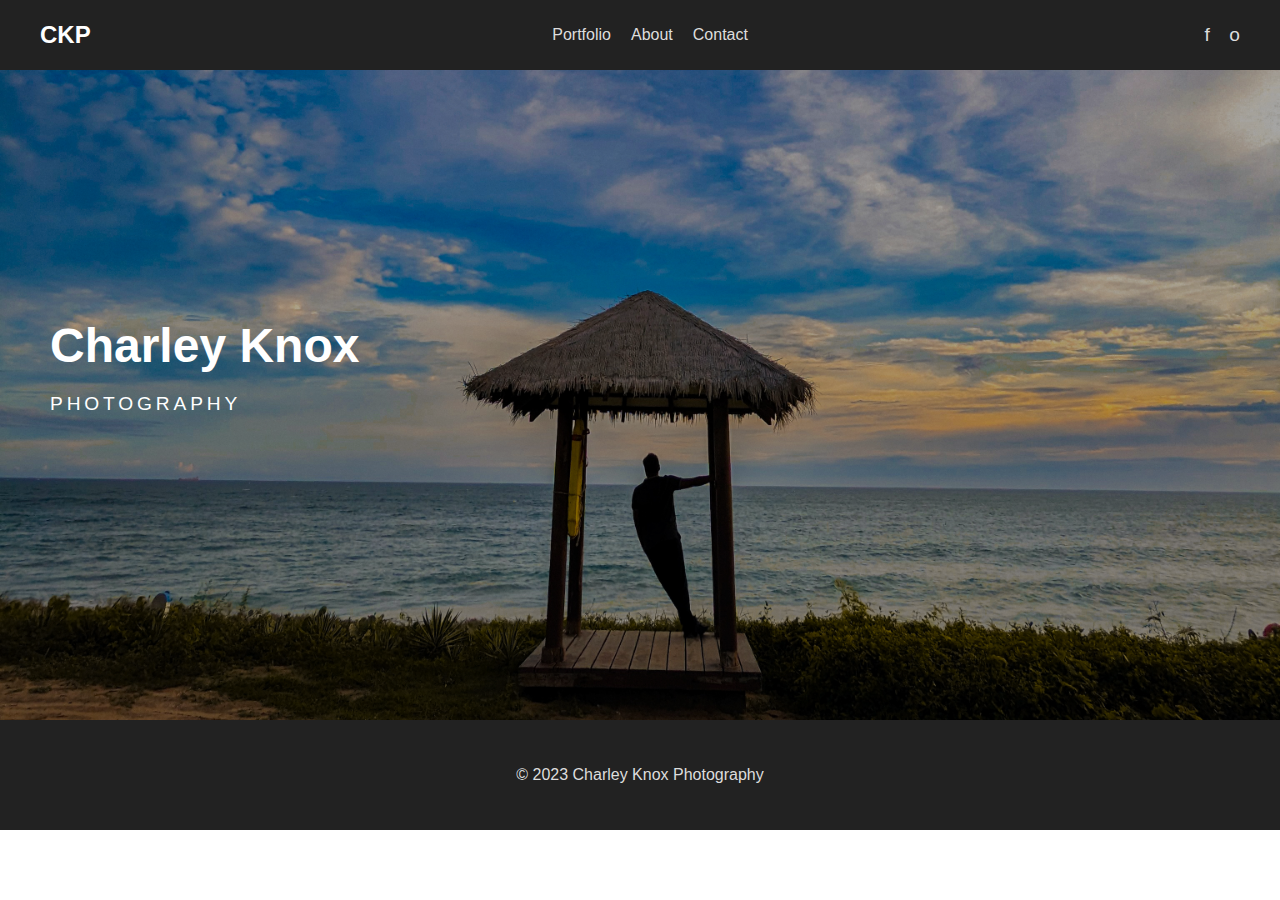
<file: index.html>
<!DOCTYPE html>
<html lang="en">
<head>
    <meta charset="UTF-8">
    <meta name="viewport" content="width=device-width, initial-scale=1.0">
    <title>Charley Knox Photography</title>
    <link rel="stylesheet" href="style.css">
</head>
<body>
    <header>
        <div class="container">
            <div class="logo">CKP</div>
            <nav>
                <ul>
                    <li><a href="#">Portfolio</a></li>
                    <li><a href="#">About</a></li>
                    <li><a href="#">Contact</a></li>
                </ul>
            </nav>
            <div class="social">
                <a href="#" target="_blank">f</a>
                <a href="#" target="_blank">o</a>
            </div>
        </div>
    </header>

    <section class="hero">
        <div class="hero-content">
            <h1>Charley Knox</h1>
            <p>PHOTOGRAPHY</p>
        </div>
    </section>

    <footer>
        <div class="container">
            <p>&copy; 2023 Charley Knox Photography</p>
        </div>
    </footer>
</body>
</html>
</file>
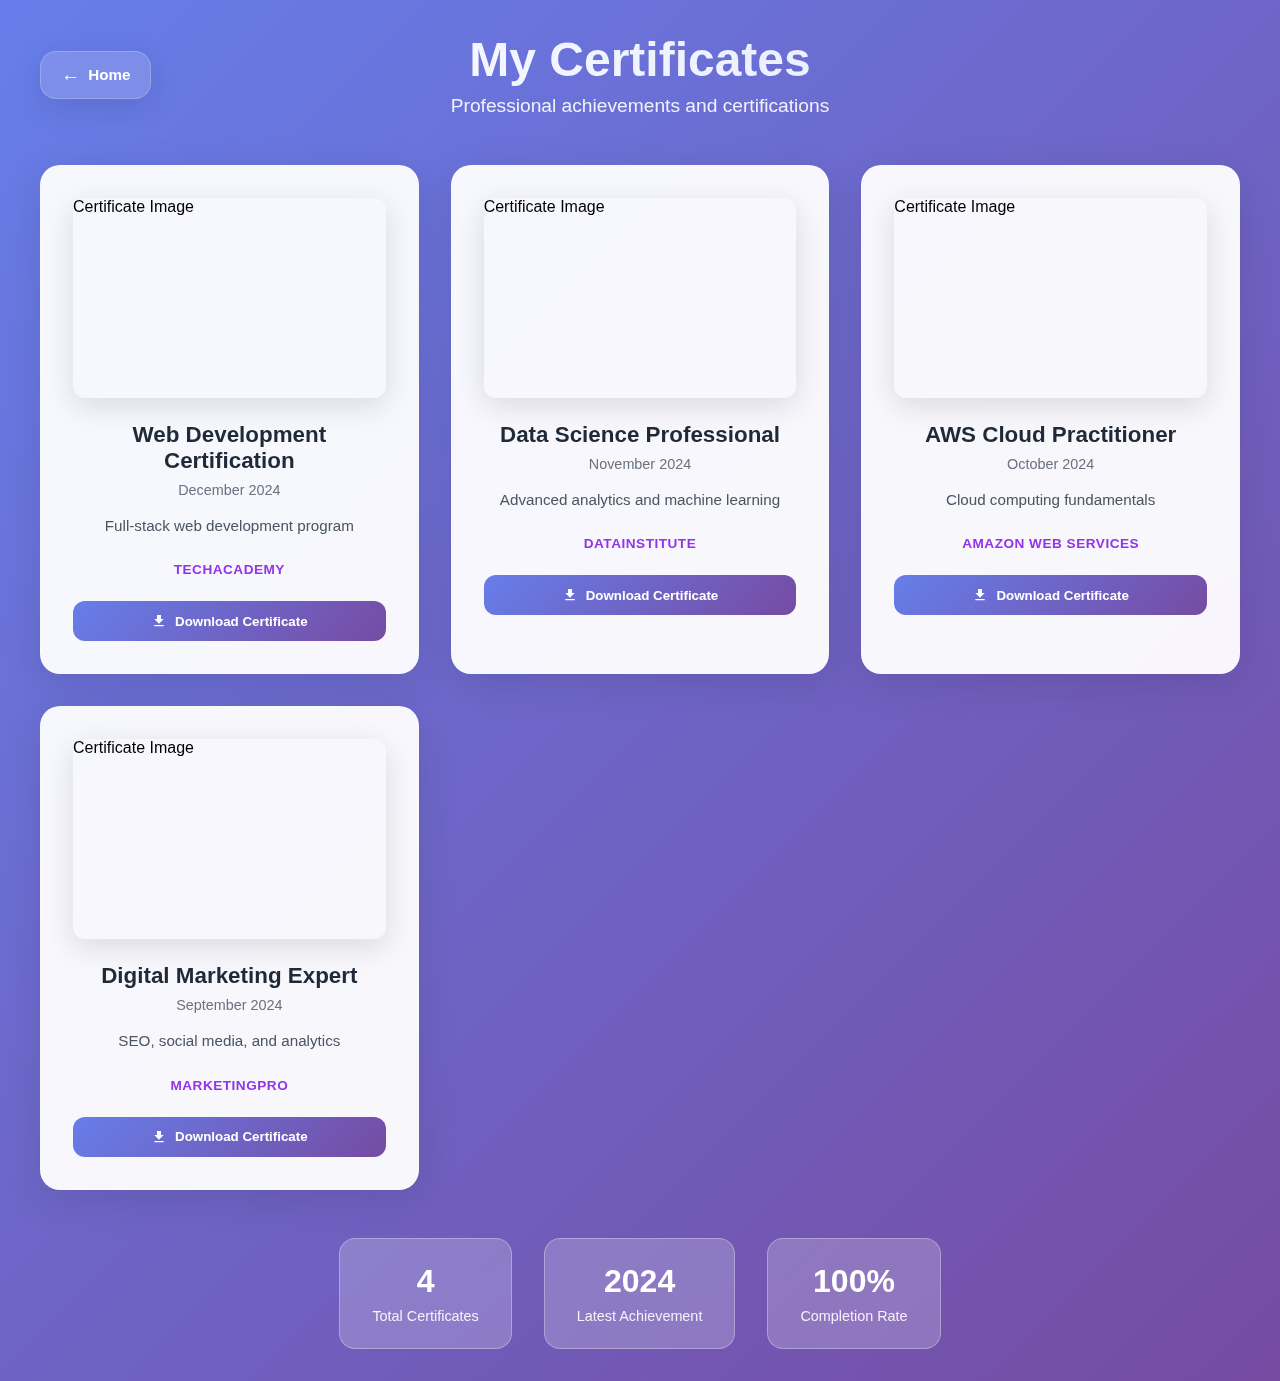
<file: certificates/index.html>
<!DOCTYPE html>
<html lang="en">
<head>
    <meta charset="UTF-8">
    <meta name="viewport" content="width=device-width, initial-scale=1.0">
    <title>Certificate Gallery</title>
    <link rel="stylesheet" href="cerificates.css">
</head>
<body>
    <div class="container">
        <div class="header">
            <a href="../index.html" class="back-button">Home</a>
            <h1>My Certificates</h1>
            <p>Professional achievements and certifications</p>
        </div>

        <div class="gallery" id="certificateGallery">
            <!-- Sample certificates for demonstration -->
            <div class="certificate-card" onclick="openModal('Web Development', 'Completed comprehensive web development course covering HTML, CSS, JavaScript, and React.', 'TechAcademy')">
                <div class="certificate-image">Certificate Image</div>
                <div class="certificate-title">Web Development Certification</div>
                <div class="certificate-date">December 2024</div>
                <div class="certificate-description">Full-stack web development program</div>
                <div class="certificate-issuer">TechAcademy</div>
                <button class="download-btn" onclick="event.stopPropagation(); downloadCertificate('web-dev')">
                    <span class="download-icon"></span>
                    Download Certificate
                </button>
            </div>

            <div class="certificate-card" onclick="openModal('Data Science', 'Advanced data science certification covering machine learning, statistics, and Python programming.', 'DataInstitute')">
                <div class="certificate-image">Certificate Image</div>
                <div class="certificate-title">Data Science Professional</div>
                <div class="certificate-date">November 2024</div>
                <div class="certificate-description">Advanced analytics and machine learning</div>
                <div class="certificate-issuer">DataInstitute</div>
                <button class="download-btn" onclick="event.stopPropagation(); downloadCertificate('data-science')">
                    <span class="download-icon"></span>
                    Download Certificate
                </button>
            </div>

            <div class="certificate-card" onclick="openModal('Cloud Computing', 'AWS Cloud Practitioner certification demonstrating cloud computing fundamentals.', 'Amazon Web Services')">
                <div class="certificate-image">Certificate Image</div>
                <div class="certificate-title">AWS Cloud Practitioner</div>
                <div class="certificate-date">October 2024</div>
                <div class="certificate-description">Cloud computing fundamentals</div>
                <div class="certificate-issuer">Amazon Web Services</div>
                <button class="download-btn" onclick="event.stopPropagation(); downloadCertificate('aws-cloud')">
                    <span class="download-icon"></span>
                    Download Certificate
                </button>
            </div>

            <div class="certificate-card" onclick="openModal('Digital Marketing', 'Comprehensive digital marketing certification covering SEO, social media, and analytics.', 'MarketingPro')">
                <div class="certificate-image">Certificate Image</div>
                <div class="certificate-title">Digital Marketing Expert</div>
                <div class="certificate-date">September 2024</div>
                <div class="certificate-description">SEO, social media, and analytics</div>
                <div class="certificate-issuer">MarketingPro</div>
                <button class="download-btn" onclick="event.stopPropagation(); downloadCertificate('digital-marketing')">
                    <span class="download-icon"></span>
                    Download Certificate
                </button>
            </div>
        </div>

        <div class="stats">
            <div class="stat-item">
                <div class="stat-number" id="totalCerts">4</div>
                <div class="stat-label">Total Certificates</div>
            </div>
            <div class="stat-item">
                <div class="stat-number">2024</div>
                <div class="stat-label">Latest Achievement</div>
            </div>
            <div class="stat-item">
                <div class="stat-number">100%</div>
                <div class="stat-label">Completion Rate</div>
            </div>
        </div>
    </div>

    <!-- Modal for certificate details -->
    <div class="modal" id="certificateModal">
        <div class="modal-content">
            <button class="close-btn" onclick="closeModal()">&times;</button>
            <div class="modal-image" id="modalImage">Certificate Preview</div>
            <h3 id="modalTitle">Certificate Title</h3>
            <p id="modalDescription">Certificate description goes here.</p>
            <button class="download-btn" onclick="downloadCertificate()">
                <span class="download-icon"></span>
                Download Certificate
            </button>
        </div>
    </div>

    <script>
        function openModal(title, description, issuer) {
            document.getElementById('modalTitle').textContent = title;
            document.getElementById('modalDescription').textContent = description + ' - Issued by ' + issuer;
            document.getElementById('certificateModal').style.display = 'flex';
        }

        function closeModal() {
            document.getElementById('certificateModal').style.display = 'none';
        }

        function downloadCertificate(certId = 'certificate') {
            // Simulate download - in real implementation, this would download the actual certificate
            alert('Downloading ' + certId + ' certificate...');
        }

        // Close modal when clicking outside
        document.getElementById('certificateModal').addEventListener('click', function(e) {
            if (e.target === this) {
                closeModal();
            }
        });

        // Close modal with Escape key
        document.addEventListener('keydown', function(e) {
            if (e.key === 'Escape') {
                closeModal();
            }
        });
    </script>
</body>
</html>
</file>
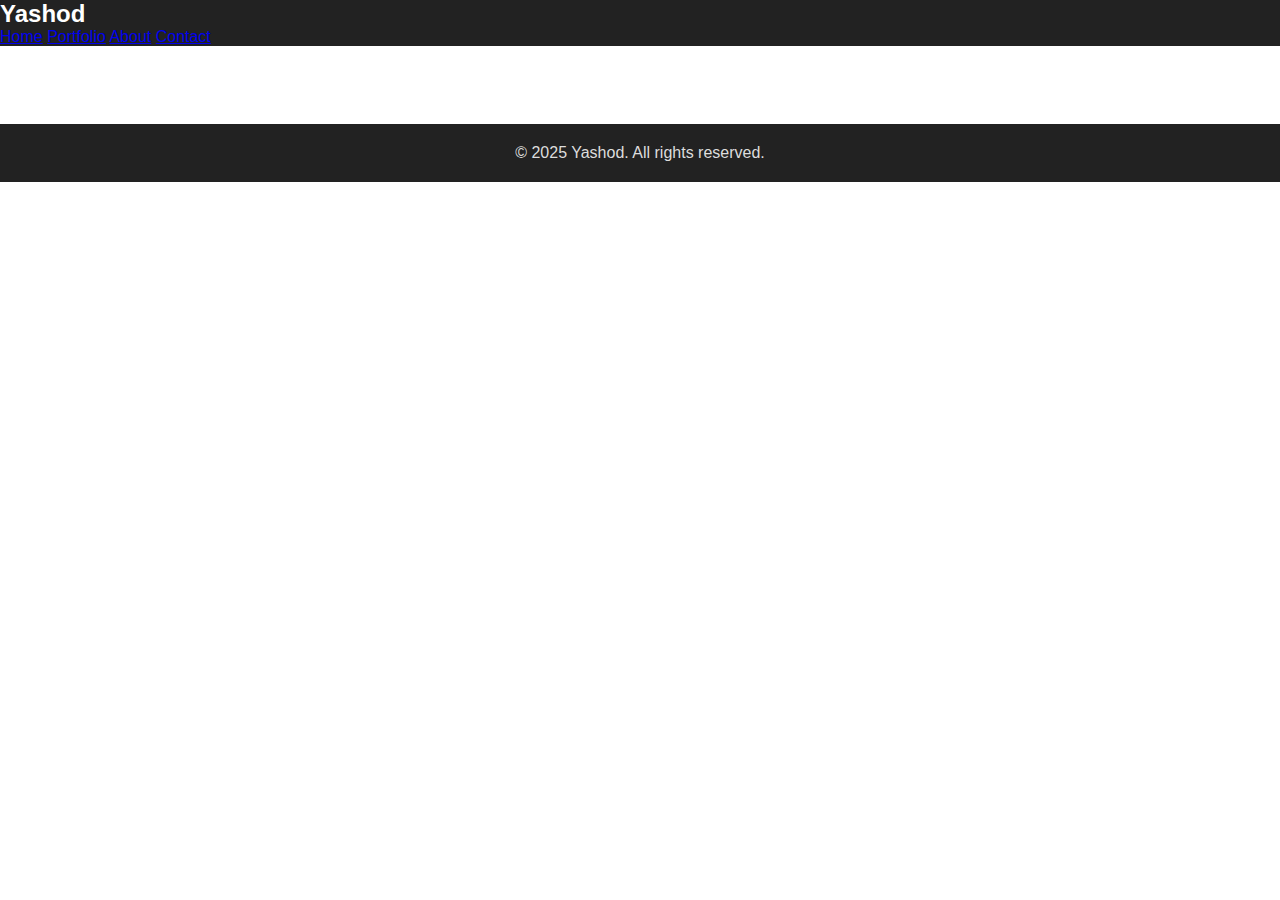
<file: about.html>
<!DOCTYPE html>
<html lang="en">
<head>
  <meta charset="UTF-8" />
  <meta name="viewport" content="width=device-width, initial-scale=1.0"/>
  <title>About - Yashod</title>
  <link rel="stylesheet" href="style.css" />
</head>
<body>

  <header>
    <div class="logo">Yashod</div>
    <nav>
      <a href="index.html">Home</a>
      <a href="portfolio.html">Portfolio</a>
      <a href="about.html">About</a>
      <a href="contact.html">Contact</a>
    </nav>
  </header>

  <section>
    <h2 class="section-title">About Me</h2>
    <p style="max-width: 800px; margin: auto; font-size: 1.1rem; line-height: 1.6;">
      Hello! I'm Yashod, a passionate web developer who loves creating beautiful and functional websites. I specialize in responsive design, modern technologies, and user-friendly interfaces.
    </p>
  </section>

  <footer>
    &copy; 2025 Yashod. All rights reserved.
  </footer>

</body>
</html>
</file>
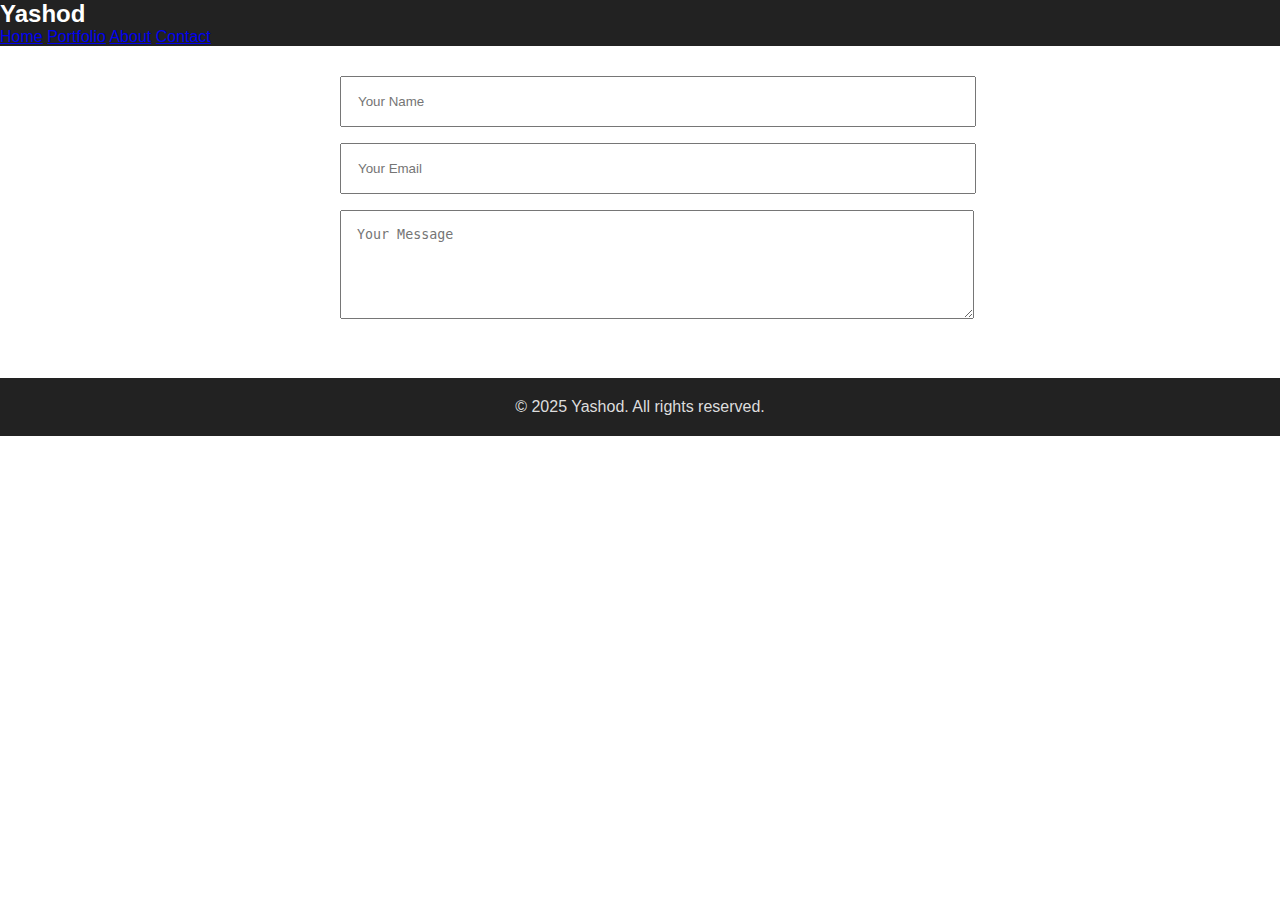
<file: contact.html>
<!DOCTYPE html>
<html lang="en">
<head>
  <meta charset="UTF-8" />
  <meta name="viewport" content="width=device-width, initial-scale=1.0"/>
  <title>Contact - Yashod</title>
  <link rel="stylesheet" href="style.css" />
</head>
<body>

  <header>
    <div class="logo">Yashod</div>
    <nav>
      <a href="index.html">Home</a>
      <a href="portfolio.html">Portfolio</a>
      <a href="about.html">About</a>
      <a href="contact.html">Contact</a>
    </nav>
  </header>

  <section>
    <h2 class="section-title">Contact Me</h2>
    <form style="max-width: 600px; margin: auto;">
      <input type="text" placeholder="Your Name" required style="width:100%; padding:1rem; margin:0.5rem 0;" />
      <input type="email" placeholder="Your Email" required style="width:100%; padding:1rem; margin:0.5rem 0;" />
      <textarea rows="5" placeholder="Your Message" required style="width:100%; padding:1rem; margin:0.5rem 0;"></textarea>
      <button type="submit" style="padding:1rem 2rem; background: var(--accent-color); color:white; border:none; border-radius:8px; cursor:pointer;">Send Message</button>
    </form>
  </section>

  <footer>
    &copy; 2025 Yashod. All rights reserved.
  </footer>

</body>
</html>
</file>
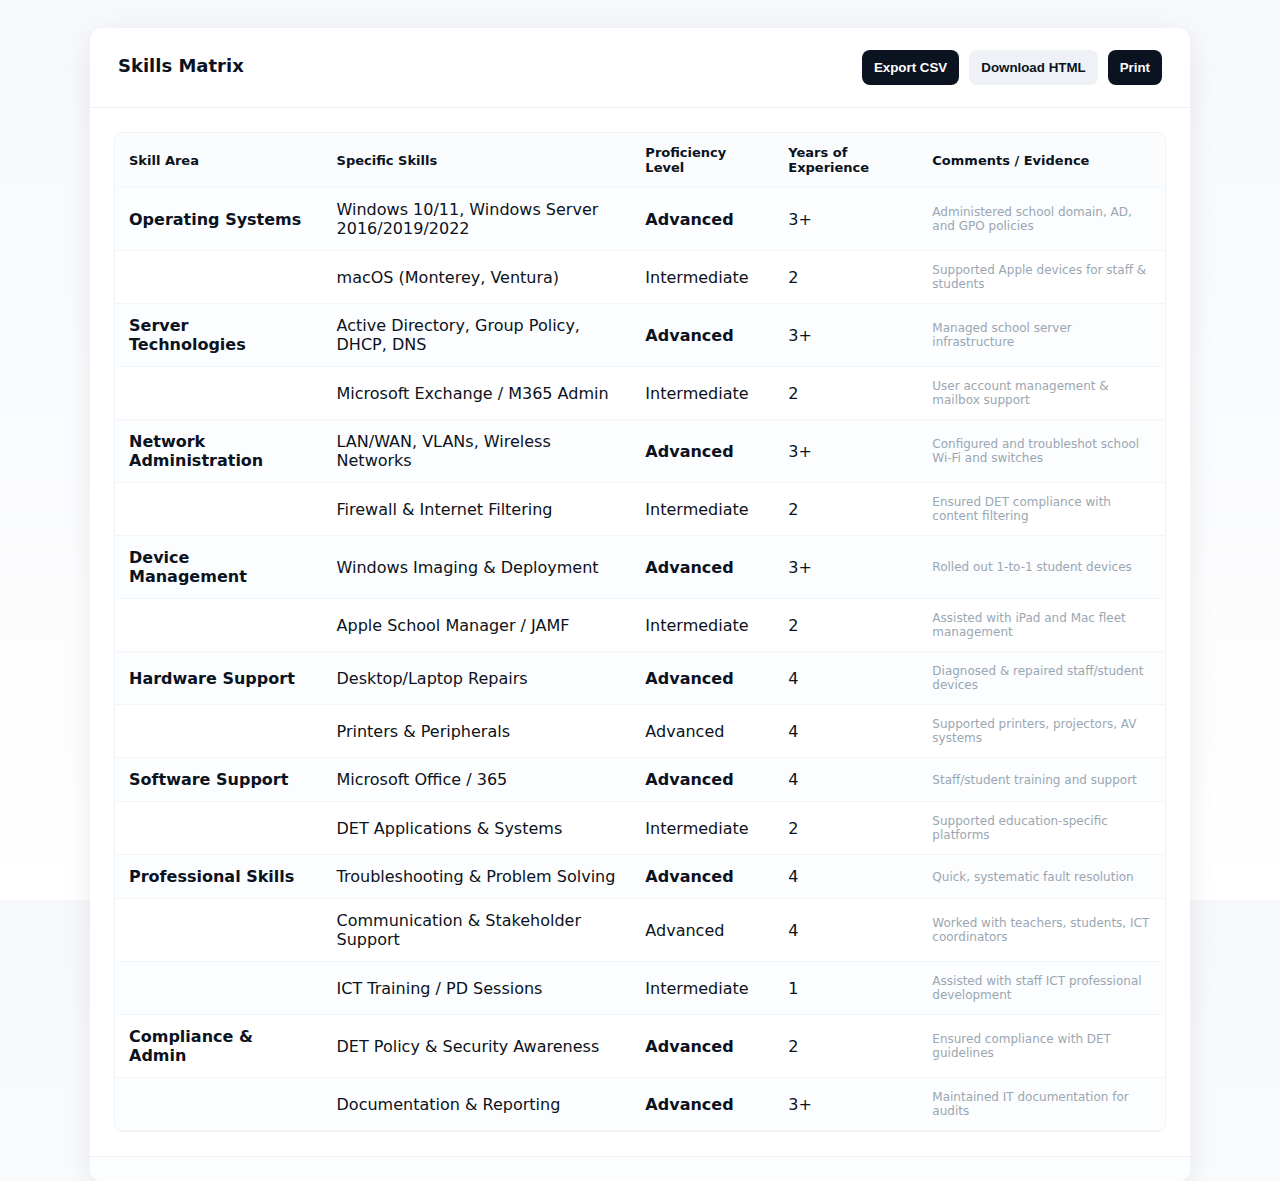
<file: skills-matrix.html>
<!doctype html>
<html lang="en">
<head>
  <meta charset="utf-8" />
  <meta name="viewport" content="width=device-width,initial-scale=1" />
  <title>Skills Matrix</title>
  <style>
    :root{--bg:#0f1724;--card:#0b1220;--muted:#9aa7b2;--accent:#0ea5a4;--white:#eef2f7}
    html,body{height:100%;margin:0;font-family:Inter,ui-sans-serif,system-ui,-apple-system,Segoe UI,Roboto,"Helvetica Neue",Arial}
    body{background:linear-gradient(180deg,#f6f8fb 0%, #ffffff 100%);color:#0b1220;padding:28px}
    .container{max-width:1100px;margin:0 auto;background:white;border-radius:12px;box-shadow:0 8px 30px rgba(13,24,35,0.08);overflow:hidden}
    header{padding:22px 28px;border-bottom:1px solid #eef2f6;display:flex;align-items:center;justify-content:space-between}
    .title{font-size:18px;font-weight:700;color:#0b1220}
    .subtitle{font-size:13px;color:var(--muted);margin-top:4px}
    .controls{display:flex;gap:10px}
    button{background:#0b1220;color:#fff;border:0;padding:10px 12px;border-radius:8px;font-weight:600;cursor:pointer}
    button.secondary{background:#eef2f6;color:#0b1220;font-weight:600}
    .content{padding:24px}
    .meta{display:flex;gap:18px;flex-wrap:wrap;margin-bottom:12px}
    .meta .chip{background:#f3f7fb;padding:8px 12px;border-radius:999px;font-size:13px;color:#0b1220}
    .table-wrap{overflow:auto;border-radius:8px;border:1px solid #eef2f6}
    table{width:100%;border-collapse:collapse;min-width:900px}
    th,td{padding:12px 14px;text-align:left;border-bottom:1px solid #f3f6f8}
    th{background:#fafcfe;position:sticky;top:0;font-size:13px}
    tr:nth-child(even) td{background: #ffffff}
    tr:nth-child(odd) td{background: #fbfdff}
    .skill-area{font-weight:700;color:#0b1220}
    .proficiency{font-weight:700}
    .small{font-size:12px;color:var(--muted)}
    footer{padding:12px 24px;background:#fbfdff;border-top:1px solid #eef2f6;font-size:13px;color:var(--muted);display:flex;justify-content:space-between;align-items:center}
    @media (max-width:720px){header{flex-direction:column;align-items:flex-start;gap:8px}button{padding:8px 10px}}
  </style>
</head>
<body>
  <div class="container" role="main">
    <header>
      <div>
        <div class="title">Skills Matrix</div>
        <div class="subtitle"></div>
      </div>
      <div class="controls">
        <button onclick="exportCSV()">Export CSV</button>
        <button class="secondary" onclick="downloadHTML()">Download HTML</button>
        <button onclick="window.print()">Print</button>
      </div>
    </header>

    <div class="content">
      <div class="table-wrap" id="table-wrap">
        <table id="skills-table" aria-label="Skills matrix">
          <thead>
            <tr>
              <th>Skill Area</th>
              <th>Specific Skills</th>
              <th>Proficiency Level</th>
              <th>Years of Experience</th>
              <th>Comments / Evidence</th>
            </tr>
          </thead>
          <tbody>
            <tr>
              <td class="skill-area">Operating Systems</td>
              <td>Windows 10/11, Windows Server 2016/2019/2022</td>
              <td class="proficiency">Advanced</td>
              <td>3+</td>
              <td class="small">Administered school domain, AD, and GPO policies</td>
            </tr>
            <tr>
              <td></td>
              <td>macOS (Monterey, Ventura)</td>
              <td>Intermediate</td>
              <td>2</td>
              <td class="small">Supported Apple devices for staff &amp; students</td>
            </tr>

            <tr>
              <td class="skill-area">Server Technologies</td>
              <td>Active Directory, Group Policy, DHCP, DNS</td>
              <td class="proficiency">Advanced</td>
              <td>3+</td>
              <td class="small">Managed school server infrastructure</td>
            </tr>
            <tr>
              <td></td>
              <td>Microsoft Exchange / M365 Admin</td>
              <td>Intermediate</td>
              <td>2</td>
              <td class="small">User account management &amp; mailbox support</td>
            </tr>

            <tr>
              <td class="skill-area">Network Administration</td>
              <td>LAN/WAN, VLANs, Wireless Networks</td>
              <td class="proficiency">Advanced</td>
              <td>3+</td>
              <td class="small">Configured and troubleshot school Wi-Fi and switches</td>
            </tr>
            <tr>
              <td></td>
              <td>Firewall &amp; Internet Filtering</td>
              <td>Intermediate</td>
              <td>2</td>
              <td class="small">Ensured DET compliance with content filtering</td>
            </tr>

            <tr>
              <td class="skill-area">Device Management</td>
              <td>Windows Imaging &amp; Deployment</td>
              <td class="proficiency">Advanced</td>
              <td>3+</td>
              <td class="small">Rolled out 1-to-1 student devices</td>
            </tr>
            <tr>
              <td></td>
              <td>Apple School Manager / JAMF</td>
              <td>Intermediate</td>
              <td>2</td>
              <td class="small">Assisted with iPad and Mac fleet management</td>
            </tr>

            <tr>
              <td class="skill-area">Hardware Support</td>
              <td>Desktop/Laptop Repairs</td>
              <td class="proficiency">Advanced</td>
              <td>4</td>
              <td class="small">Diagnosed &amp; repaired staff/student devices</td>
            </tr>
            <tr>
              <td></td>
              <td>Printers &amp; Peripherals</td>
              <td>Advanced</td>
              <td>4</td>
              <td class="small">Supported printers, projectors, AV systems</td>
            </tr>

            <tr>
              <td class="skill-area">Software Support</td>
              <td>Microsoft Office / 365</td>
              <td class="proficiency">Advanced</td>
              <td>4</td>
              <td class="small">Staff/student training and support</td>
            </tr>
            <tr>
              <td></td>
              <td>DET Applications &amp; Systems</td>
              <td>Intermediate</td>
              <td>2</td>
              <td class="small">Supported education-specific platforms</td>
            </tr>

            <tr>
              <td class="skill-area">Professional Skills</td>
              <td>Troubleshooting &amp; Problem Solving</td>
              <td class="proficiency">Advanced</td>
              <td>4</td>
              <td class="small">Quick, systematic fault resolution</td>
            </tr>
            <tr>
              <td></td>
              <td>Communication &amp; Stakeholder Support</td>
              <td>Advanced</td>
              <td>4</td>
              <td class="small">Worked with teachers, students, ICT coordinators</td>
            </tr>
            <tr>
              <td></td>
              <td>ICT Training / PD Sessions</td>
              <td>Intermediate</td>
              <td>1</td>
              <td class="small">Assisted with staff ICT professional development</td>
            </tr>

            <tr>
              <td class="skill-area">Compliance &amp; Admin</td>
              <td>DET Policy &amp; Security Awareness</td>
              <td class="proficiency">Advanced</td>
              <td>2</td>
              <td class="small">Ensured compliance with DET guidelines</td>
            </tr>
            <tr>
              <td></td>
              <td>Documentation &amp; Reporting</td>
              <td class="proficiency">Advanced</td>
              <td>3+</td>
              <td class="small">Maintained IT documentation for audits</td>
            </tr>

          </tbody>
        </table>
      </div>

      </div>

    <footer>

        
    </footer>
  </div>

  <script>
    function download(filename, text) {
      const element = document.createElement('a');
      element.setAttribute('href', 'data:text/plain;charset=utf-8,' + encodeURIComponent(text));
      element.setAttribute('download', filename);
      element.style.display = 'none';
      document.body.appendChild(element);
      element.click();
      document.body.removeChild(element);
    }

    function exportCSV() {
      const tbl = document.getElementById('skills-table');
      const rows = Array.from(tbl.querySelectorAll('tr'));
      const csv = rows.map(r => {
        const cells = Array.from(r.querySelectorAll('th,td'));
        return cells.map(c => '"' + c.innerText.replace(/"/g, '""') + '"').join(',');
      }).join('\n');
      download('skills-matrix.csv', csv);
    }

    function downloadHTML() {
      const doc = '<!doctype html>\n' + document.documentElement.outerHTML;
      const blob = new Blob([doc], {type: 'text/html'});
      const url = URL.createObjectURL(blob);
      const a = document.createElement('a');
      a.href = url;
      a.download = 'Skills_Matrix.html';
      document.body.appendChild(a);
      a.click();
      setTimeout(()=>{document.body.removeChild(a);URL.revokeObjectURL(url);}, 100);
    }
  </script>
</body>
</html>
</file>
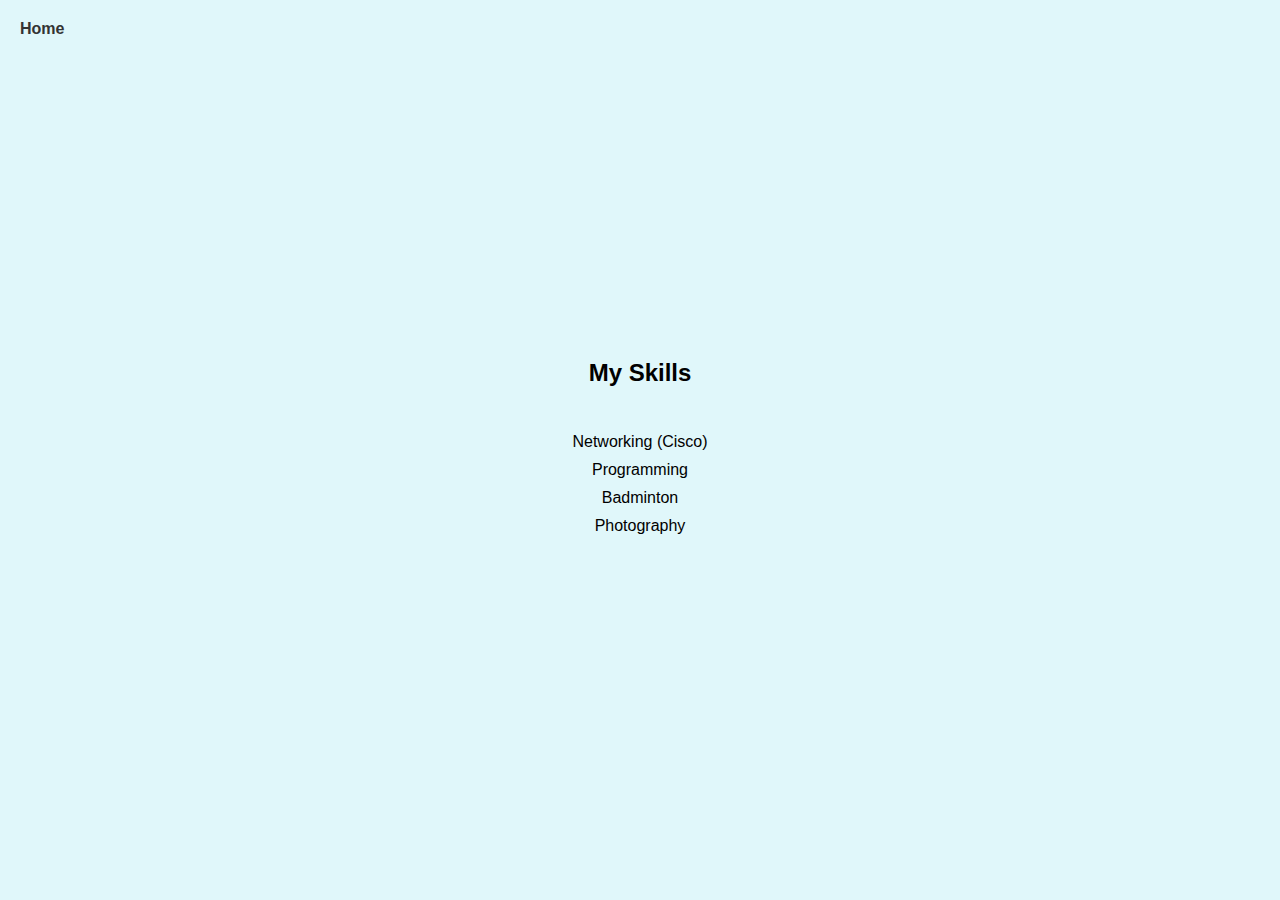
<file: skills.html>
<!DOCTYPE html>
<html lang="en">
<head>
    <meta charset="UTF-8">
    <meta name="viewport" content="width=device-width, initial-scale=1.0">
    <title>Yashod's Skills</title>
    <style>
        body {
            font-family: sans-serif;
            margin: 0;
            overflow: hidden; /* Prevent scrollbar during transition */
        }

        .page {
            position: absolute;
            top: 0;
            left: 0;
            width: 100%;
            height: 100%;
            display: flex;
            flex-direction: column;
            justify-content: center;
            align-items: center;
            opacity: 1;
            transition: opacity 0.5s ease-in-out;
            background-color: #e0f7fa;
        }

        .page.fade-in {
            opacity: 1;
        }

        .navigation {
            position: absolute;
            top: 20px;
            left: 20px;
        }

        .navigation a {
            margin-right: 15px;
            text-decoration: none;
            color: #333;
            font-weight: bold;
        }

        .skills-list {
            list-style: none;
            padding: 0;
            text-align: center;
        }

        .skills-list li {
            margin: 10px 0;
        }
    </style>
</head>
<body>
    <div id="skills" class="page">
        <h2>My Skills</h2>
        <ul class="skills-list">
            <li>Networking (Cisco)</li>
            <li>Programming</li>
            <li>Badminton</li>
            <li>Photography</li>
        </ul>
        <div class="navigation">
            <a href="index.html">Home</a>
        </div>
    </div>

    <script>
        document.addEventListener('DOMContentLoaded', () => {
            const page = document.querySelector('.page');
            // Force a reflow to trigger the transition
            page.offsetHeight;
            page.classList.add('fade-in');
        });
    </script>
</body>
</html>
</file>
<file: style.css>
body {
    font-family: sans-serif;
    margin: 0;
    padding: 0;
    color: #fff; /* Default text color */
}

.container {
    max-width: 1200px;
    margin: 0 auto;
    padding: 0 20px;
    display: flex;
    justify-content: space-between;
    align-items: center;
    height: 70px; /* Adjust header height */
}

header {
    background-color: #222; /* Dark header background */
    position: fixed;
    top: 0;
    left: 0;
    width: 100%;
    z-index: 100;
}

header .logo {
    font-size: 1.5em;
    font-weight: bold;
}

header nav ul {
    list-style: none;
    padding: 0;
    margin: 0;
    display: flex;
}

header nav ul li {
    margin-left: 20px;
}

header nav ul li a {
    text-decoration: none;
    color: #ddd;
    transition: color 0.3s ease;
}

header nav ul li a:hover {
    color: #fff;
}

header .social a {
    color: #ddd;
    text-decoration: none;
    margin-left: 15px;
    font-size: 1.2em;
    transition: color 0.3s ease;
}

header .social a:hover {
    color: #fff;
}

.hero {
    background-image: url('images/hero\ image.jpg'); /* image path */
    background-size: cover;
    background-position: center;
    height: 80vh; /* Adjust hero height */
    display: flex;
    justify-content: flex-start;
    align-items: center;
    padding-left: 50px; /* Adjust left padding */
    color: #fff; /* Text color on hero image */
    position: relative;
}

.hero::before {
    content: '';
    position: absolute;
    top: 0;
    left: 0;
    width: 100%;
    height: 100%;
    background-color: rgba(0, 0, 0, 0.3); /* Optional dark overlay */
}

.hero-content {
    position: relative;
    z-index: 1;
}

.hero-content h1 {
    font-size: 3em;
    margin-bottom: 10px;
    font-weight: bold;
}

.hero-content p {
    font-size: 1.2em;
    letter-spacing: 0.2em;
}

footer {
    background-color: #222;
    color: #ddd;
    text-align: center;
    padding: 20px 0;
    position: relative;
    bottom: 0;
    width: 100%;
}

footer .container {
    justify-content: center;
}
</file>
<file: certificates/cerificates.css>
* {
    margin: 0;
    padding: 0;
    box-sizing: border-box;
}

body {
    font-family: 'Inter', -apple-system, BlinkMacSystemFont, sans-serif;
    background: linear-gradient(135deg, #667eea 0%, #764ba2 100%);
    min-height: 100vh;
    padding: 2rem;
}

.container {
    max-width: 1200px;
    margin: 0 auto;
}

.header {
    text-align: center;
    margin-bottom: 3rem;
    color: white;
    position: relative;
}

.back-button {
    position: absolute;
    left: 0;
    top: 50%;
    transform: translateY(-50%);
    background: rgba(255, 255, 255, 0.15);
    backdrop-filter: blur(10px);
    border: 1px solid rgba(255, 255, 255, 0.2);
    border-radius: 16px;
    padding: 12px 20px;
    color: white;
    text-decoration: none;
    font-weight: 600;
    font-size: 0.95rem;
    cursor: pointer;
    transition: all 0.3s cubic-bezier(0.4, 0, 0.2, 1);
    display: flex;
    align-items: center;
    gap: 8px;
    box-shadow: 0 8px 32px rgba(0, 0, 0, 0.1);
}

.back-button:hover {
    background: rgba(255, 255, 255, 0.25);
    transform: translateY(-50%) translateX(-5px);
    box-shadow: 0 12px 40px rgba(0, 0, 0, 0.15);
    border-color: rgba(255, 255, 255, 0.3);
}

.back-button::before {
    content: '←';
    font-size: 1.2rem;
    font-weight: bold;
}

.header h1 {
    font-size: 3rem;
    font-weight: 700;
    margin-bottom: 0.5rem;
    background: linear-gradient(45deg, #fff, #e0e7ff);
    -webkit-background-clip: text;
    -webkit-text-fill-color: transparent;
    background-clip: text;
}

.header p {
    font-size: 1.2rem;
    opacity: 0.9;
}

.gallery {
    display: grid;
    grid-template-columns: repeat(auto-fit, minmax(320px, 1fr));
    gap: 2rem;
    margin-bottom: 2rem;
}

.certificate-card {
    background: rgba(255, 255, 255, 0.95);
    backdrop-filter: blur(10px);
    border-radius: 20px;
    padding: 2rem;
    cursor: pointer;
    transition: all 0.3s cubic-bezier(0.4, 0, 0.2, 1);
    box-shadow: 0 10px 40px rgba(0, 0, 0, 0.1);
    border: 1px solid rgba(255, 255, 255, 0.2);
    position: relative;
    overflow: hidden;
}

.certificate-card:hover {
    transform: translateY(-8px);
    box-shadow: 0 20px 60px rgba(0, 0, 0, 0.15);
    background: rgba(255, 255, 255, 1);
}

.certificate-card::before {
    content: '';
    position: absolute;
    top: 0;
    left: 0;
    right: 0;
    height: 4px;
    background: linear-gradient(90deg, #667eea, #764ba2, #f093fb, #f5576c);
    transform: scaleX(0);
    transition: transform 0.3s ease;
}

.certificate-card:hover::before {
    transform: scaleX(1);
}

.certificate-image {
    width: 100%;
    height: 200px;
    border-radius: 12px;
    object-fit: cover;
    margin-bottom: 1.5rem;
    box-shadow: 0 8px 30px rgba(0, 0, 0, 0.12);
    transition: transform 0.3s ease;
}

.certificate-card:hover .certificate-image {
    transform: scale(1.02);
}

.certificate-title {
    font-size: 1.4rem;
    font-weight: 600;
    color: #1f2937;
    margin-bottom: 0.5rem;
    text-align: center;
}

.certificate-date {
    color: #6b7280;
    font-size: 0.9rem;
    text-align: center;
    margin-bottom: 1rem;
}

.certificate-description {
    color: #4b5563;
    font-size: 0.95rem;
    line-height: 1.6;
    text-align: center;
    margin-bottom: 1.5rem;
}

.certificate-issuer {
    color: #9333ea;
    font-size: 0.85rem;
    font-weight: 600;
    text-align: center;
    margin-bottom: 1.5rem;
    text-transform: uppercase;
    letter-spacing: 0.5px;
}

.download-btn {
    width: 100%;
    padding: 0.75rem 1.5rem;
    background: linear-gradient(135deg, #667eea, #764ba2);
    color: white;
    border: none;
    border-radius: 12px;
    font-weight: 600;
    cursor: pointer;
    transition: all 0.3s ease;
    display: flex;
    align-items: center;
    justify-content: center;
    gap: 0.5rem;
}

.download-btn:hover {
    transform: translateY(-2px);
    box-shadow: 0 8px 25px rgba(102, 126, 234, 0.4);
}

.download-icon {
    width: 16px;
    height: 16px;
    background: url('data:image/svg+xml,<svg xmlns="http://www.w3.org/2000/svg" viewBox="0 0 24 24" fill="white"><path d="M5,20H19V18H5M19,9H15V3H9V9H5L12,16L19,9Z" /></svg>') center/contain no-repeat;
}

.stats {
    display: flex;
    justify-content: center;
    gap: 2rem;
    margin-top: 3rem;
    flex-wrap: wrap;
}

.stat-item {
    background: rgba(255, 255, 255, 0.2);
    backdrop-filter: blur(10px);
    padding: 1.5rem 2rem;
    border-radius: 16px;
    text-align: center;
    color: white;
    border: 1px solid rgba(255, 255, 255, 0.3);
}

.stat-number {
    font-size: 2rem;
    font-weight: 700;
    margin-bottom: 0.5rem;
}

.stat-label {
    font-size: 0.9rem;
    opacity: 0.9;
}

.modal {
    display: none;
    position: fixed;
    top: 0;
    left: 0;
    width: 100%;
    height: 100%;
    background: rgba(0, 0, 0, 0.8);
    backdrop-filter: blur(5px);
    z-index: 1000;
    justify-content: center;
    align-items: center;
}

.modal-content {
    background: white;
    padding: 2rem;
    border-radius: 20px;
    max-width: 600px;
    width: 90%;
    text-align: center;
    position: relative;
    animation: modalSlideIn 0.3s ease;
    max-height: 90vh;
    overflow-y: auto;
}

.modal-image {
    width: 100%;
    height: 300px;
    border-radius: 12px;
    background-size: cover;
    background-position: center;
    background-repeat: no-repeat;
    margin-bottom: 1.5rem;
    box-shadow: 0 8px 30px rgba(0, 0, 0, 0.15);
}

@keyframes modalSlideIn {
    from {
        opacity: 0;
        transform: translateY(-50px);
    }
    to {
        opacity: 1;
        transform: translateY(0);
    }
}

.close-btn {
    position: absolute;
    top: 1rem;
    right: 1rem;
    background: none;
    border: none;
    font-size: 1.5rem;
    cursor: pointer;
    color: #6b7280;
    width: 32px;
    height: 32px;
    border-radius: 50%;
    display: flex;
    align-items: center;
    justify-content: center;
    transition: background-color 0.2s ease;
}

.close-btn:hover {
    background-color: #f3f4f6;
}

.modal h3 {
    color: #1f2937;
    margin-bottom: 1rem;
    font-size: 1.5rem;
}

.modal p {
    color: #6b7280;
    margin-bottom: 2rem;
    line-height: 1.6;
}

@media (max-width: 768px) {
    body {
        padding: 1rem;
    }
    
    .header {
        margin-bottom: 2rem;
    }
    
    .back-button {
        position: static;
        transform: none;
        margin: 0 auto 1.5rem auto;
        width: fit-content;
        font-size: 0.9rem;
        padding: 10px 16px;
    }
    
    .back-button:hover {
        transform: translateX(-3px);
    }
    
    .header h1 {
        font-size: 2rem;
    }
    
    .gallery {
        grid-template-columns: 1fr;
        gap: 1.5rem;
    }
    
    .certificate-image {
        height: 180px;
    }
    
    .modal-image {
        height: 200px;
    }
    
    .stats {
        gap: 1rem;
    }
    
    .stat-item {
        padding: 1rem 1.5rem;
    }
    
    .modal-content {
        padding: 1.5rem;
        max-width: 95%;
    }
}
</file>
